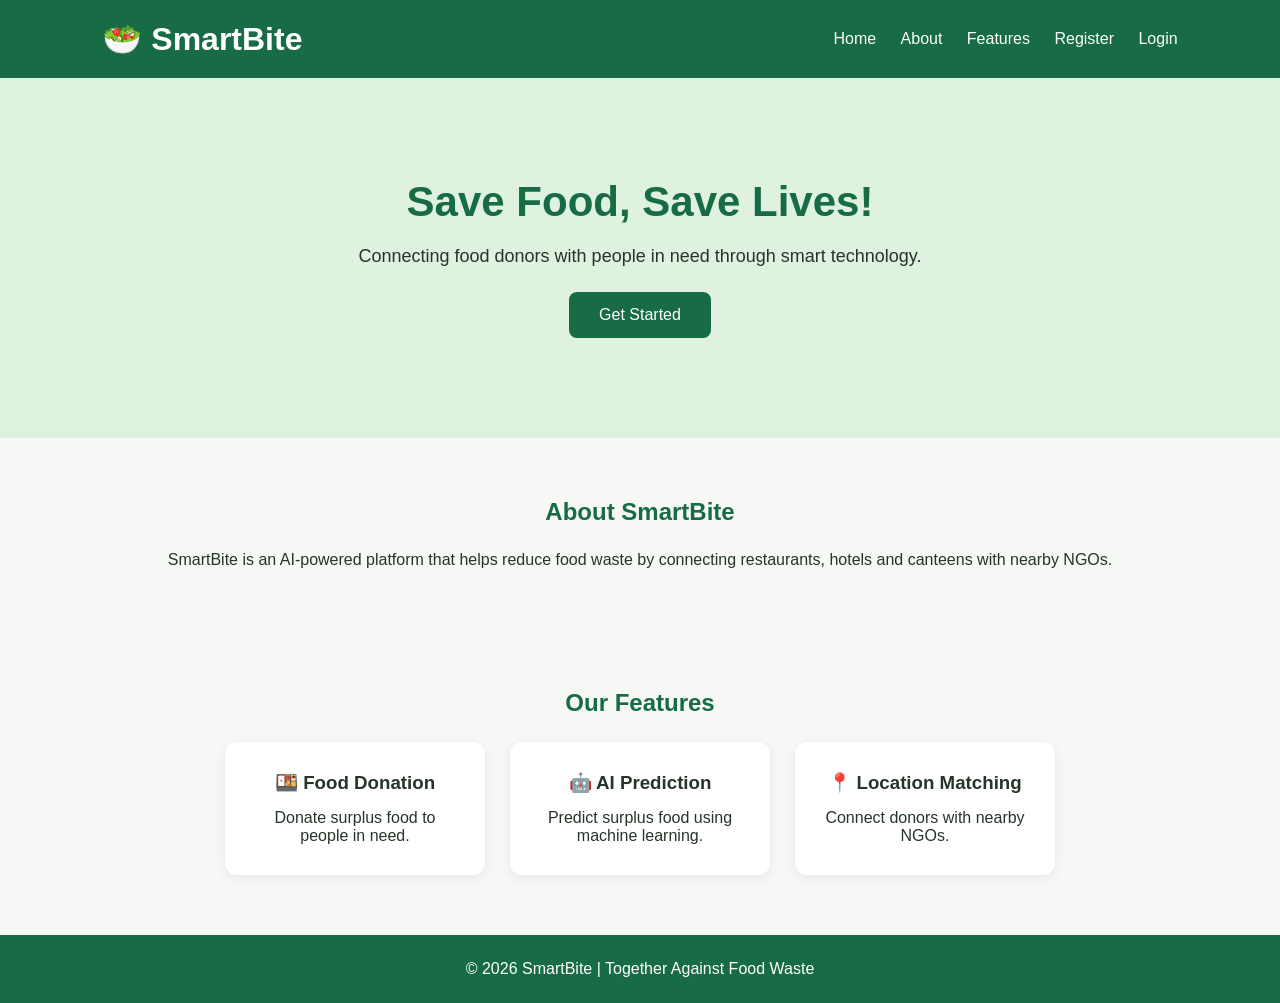
<file: froentend/index.html>
<!DOCTYPE html>
<html lang="en">
<head>
    <meta charset="UTF-8">
    <meta name="viewport" content="width=device-width, initial-scale=1.0">
    <title>SmartBite - Reduce Food Waste</title>
    <link rel="stylesheet" href="style.css">
</head>
<body>

    <header>
        <h1>🥗 SmartBite</h1>
       <nav>
    <a href="#home">Home</a>
    <a href="#about">About</a>
    <a href="#features">Features</a>
    <a href="register.html">Register</a>
    <a href="login.html">Login</a>
</nav>
    </header>

    <section class="hero" id="home">
        <h2>Save Food, Save Lives!</h2>
        <p>
            Connecting food donors with people in need
            through smart technology.
        </p>
        <button onclick="showMessage()">
            Get Started
        </button>
    </section>

    <section id="about">
        <h2>About SmartBite</h2>
        <p>
            SmartBite is an AI-powered platform that helps
            reduce food waste by connecting restaurants,
            hotels and canteens with nearby NGOs.
        </p>
    </section>

    <section id="features">
        <h2>Our Features</h2>

        <div class="cards">
            <div class="card">
                <h3>🍱 Food Donation</h3>
                <p>Donate surplus food to people in need.</p>
            </div>

            <div class="card">
                <h3>🤖 AI Prediction</h3>
                <p>Predict surplus food using machine learning.</p>
            </div>

            <div class="card">
                <h3>📍 Location Matching</h3>
                <p>Connect donors with nearby NGOs.</p>
            </div>
        </div>
    </section>

    <footer id="contact">
        <p>© 2026 SmartBite | Together Against Food Waste</p>
    </footer>

    <script src="script.js"></script>
</body>
</html>
</file>
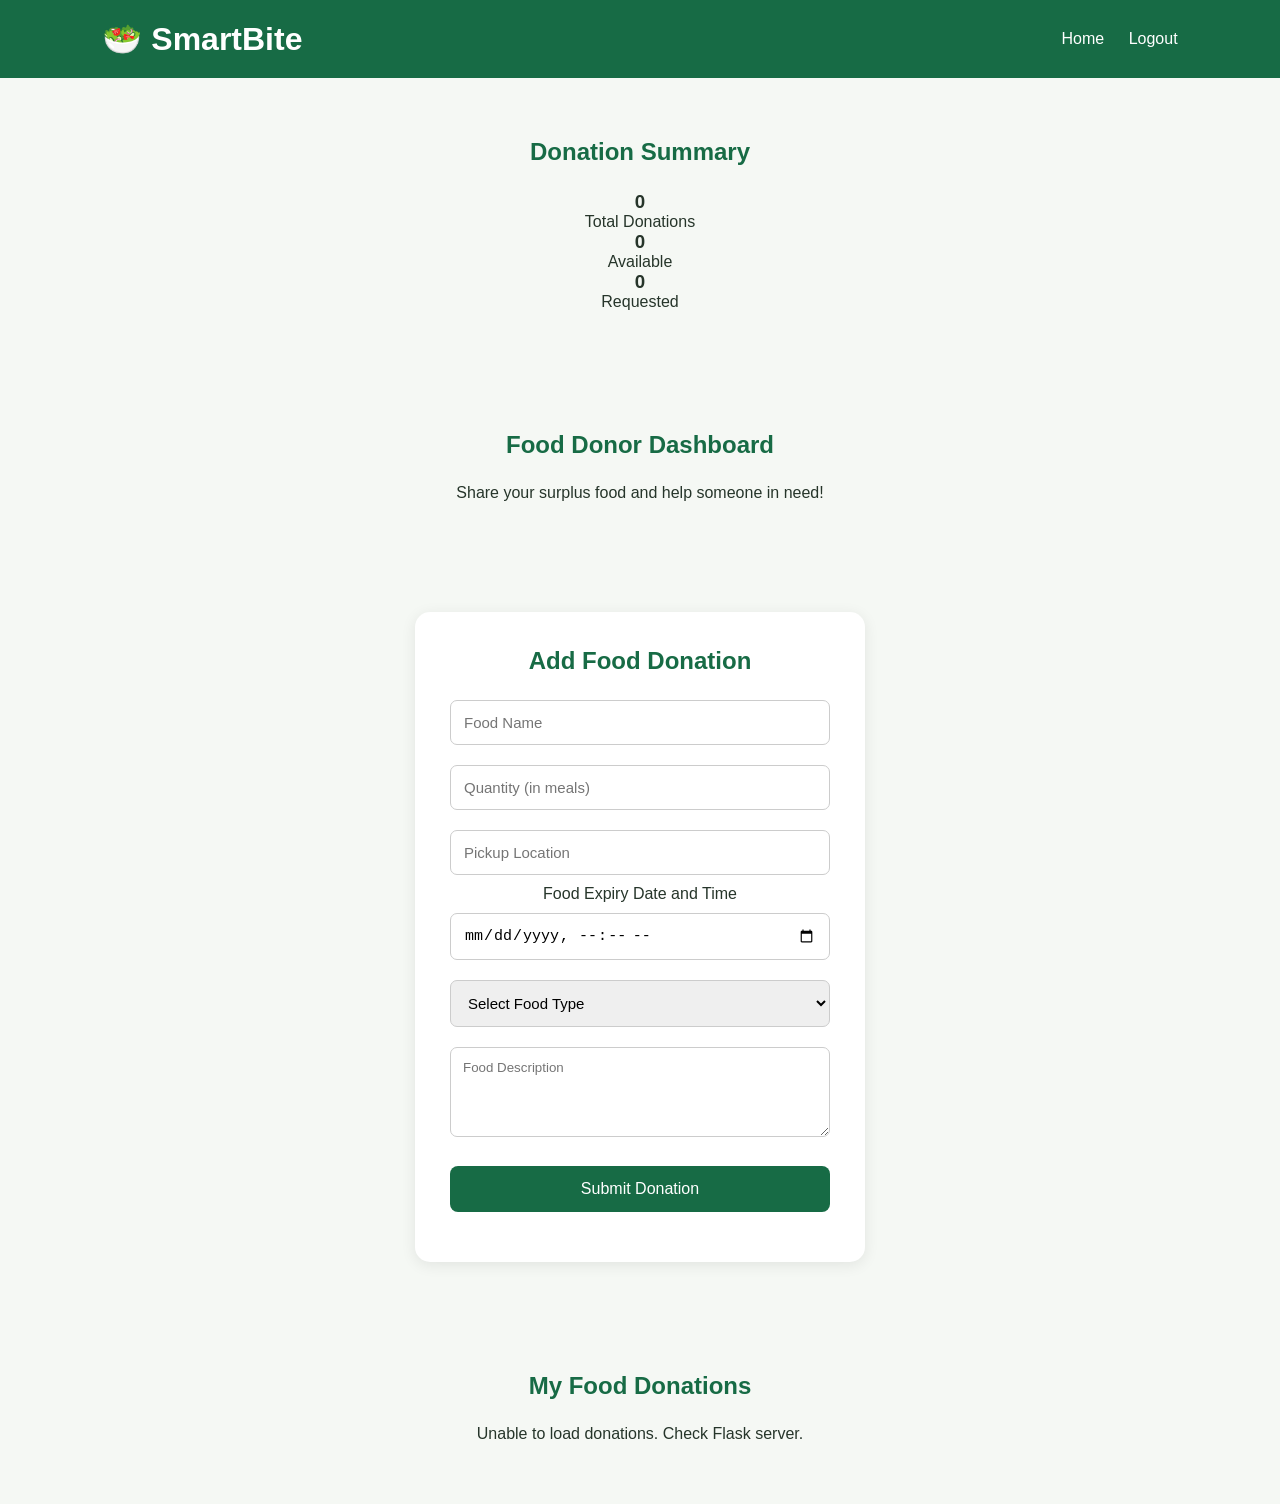
<file: froentend/donor.html>
<!DOCTYPE html>
<html lang="en">
<head>
    <meta charset="UTF-8">
    <meta name="viewport" content="width=device-width, initial-scale=1.0">
    <title>SmartBite - Donor Dashboard</title>
    <link rel="stylesheet" href="style.css">
</head>
<body>

<header>
    <h1>🥗 SmartBite</h1>
    <nav>
        <a href="index.html">Home</a>
        <a href="login.html">Logout</a>
    </nav>
</header>
<section>
    <h2>Donation Summary</h2>

    <div class="summary-container">

        <div class="summary-card">
            <h3 id="totalDonations">0</h3>
            <p>Total Donations</p>
        </div>

        <div class="summary-card">
            <h3 id="availableDonations">0</h3>
            <p>Available</p>
        </div>

        <div class="summary-card">
            <h3 id="requestedDonations">0</h3>
            <p>Requested</p>
        </div>

    </div>
</section>
<section>
    <h2>Food Donor Dashboard</h2>
    <p>Share your surplus food and help someone in need!</p>
</section>

<section class="auth-container">
    <h2>Add Food Donation</h2>

    <form id="donationForm">

        <input type="text" id="foodName"
        placeholder="Food Name" required>

        <input type="number" id="quantity"
        placeholder="Quantity (in meals)" min="1" required>

        <input type="text" id="location"
        placeholder="Pickup Location" required>

        <label for="expiry">Food Expiry Date and Time</label>
        <input type="datetime-local" id="expiry" required>

        <select id="foodType" required>
            <option value="">Select Food Type</option>
            <option value="Veg">Vegetarian</option>
            <option value="Non-Veg">Non-Vegetarian</option>
        </select>

        <textarea id="description"
        placeholder="Food Description"></textarea>

        <button type="submit">Submit Donation</button>

    </form>

    <p id="donationMessage"></p>
</section>

<section>
    <h2>My Food Donations</h2>
    <div id="donationList">
        <p>No donations added yet.</p>
    </div>
</section>

<script src="script.js"></script>

</body>
</html>
</file>
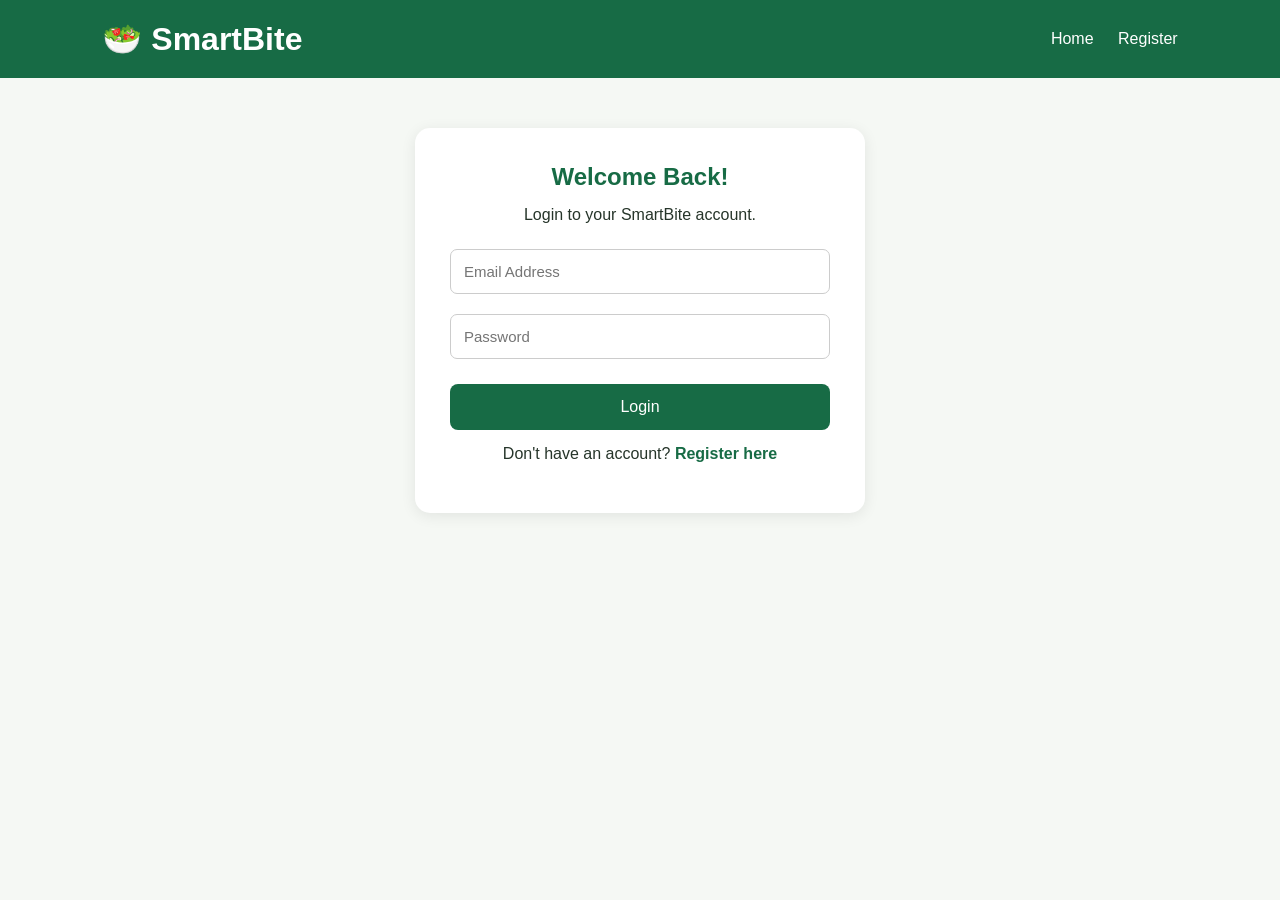
<file: froentend/login.html>
<!DOCTYPE html>
<html lang="en">
<head>
    <meta charset="UTF-8">
    <meta name="viewport" content="width=device-width, initial-scale=1.0">
    <title>SmartBite - Login</title>
    <link rel="stylesheet" href="style.css">
</head>
<body>

    <header>
        <h1>🥗 SmartBite</h1>
        <nav>
            <a href="index.html">Home</a>
            <a href="register.html">Register</a>
        </nav>
    </header>

    <section class="auth-container">
        <h2>Welcome Back!</h2>
        <p>Login to your SmartBite account.</p>

        <form id="loginForm">

            <input type="email" id="loginEmail"
                   placeholder="Email Address" required>

            <input type="password" id="loginPassword"
                   placeholder="Password" required>

            <button type="submit">Login</button>

        </form>

        <p>Don't have an account?
            <a href="register.html">Register here</a>
        </p>

        <p id="loginMessage"></p>
    </section>

    <script src="script.js"></script>

</body>
</html>
</file>
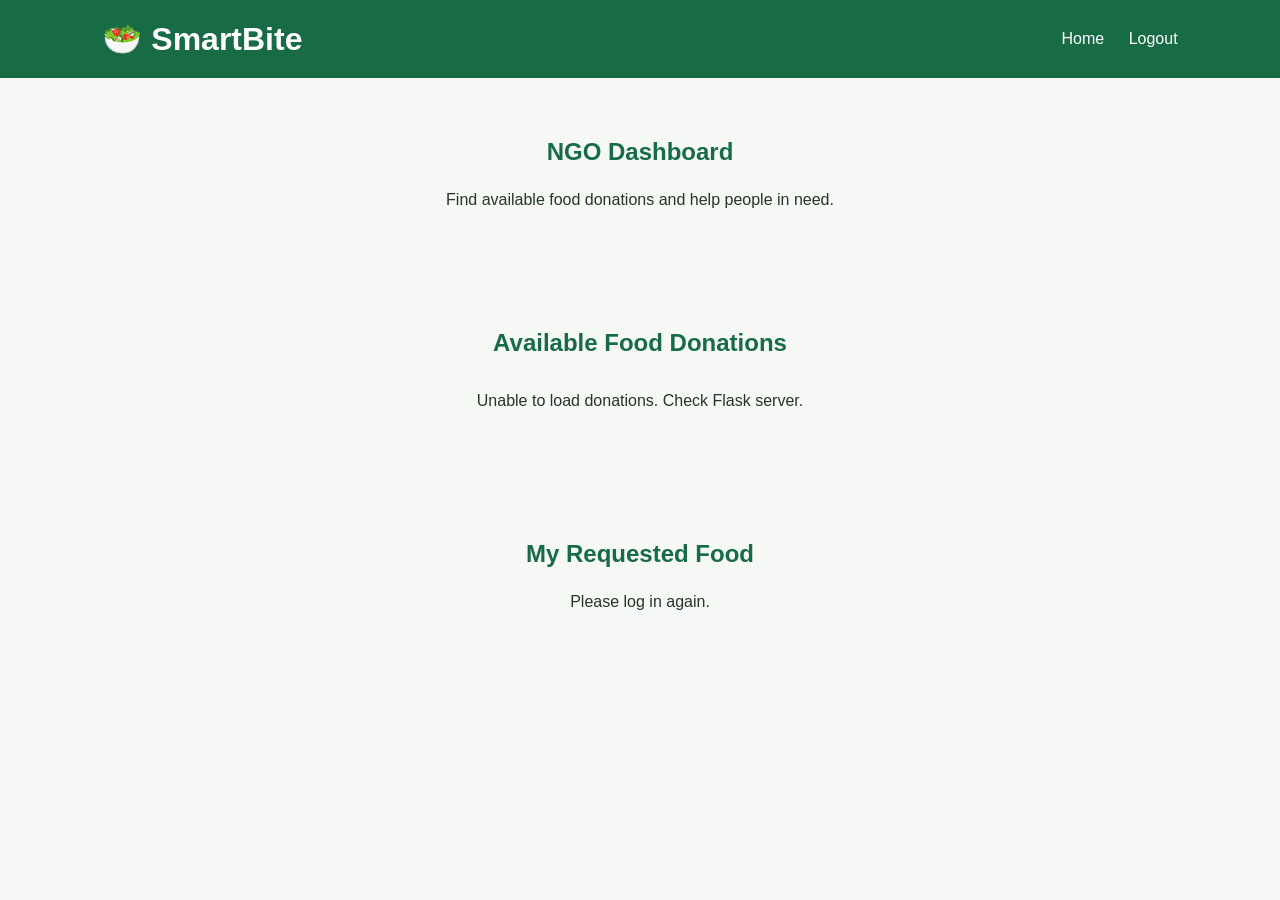
<file: froentend/ngo.html>
<!DOCTYPE html>
<html lang="en">
<head>
    <meta charset="UTF-8">
    <meta name="viewport" content="width=device-width, initial-scale=1.0">
    <title>SmartBite - NGO Dashboard</title>
    <link rel="stylesheet" href="style.css">
</head>
<body>

<header>
    <h1>🥗 SmartBite</h1>
    <nav>
        <a href="index.html">Home</a>
        <a href="login.html">Logout</a>
    </nav>
</header>

<section>
    <h2>NGO Dashboard</h2>
    <p>Find available food donations and help people in need.</p>
</section>

<section>
    <h2>Available Food Donations</h2>

    <div id="ngoDonationList">
        <p>Loading donations...</p>
    </div>
</section>

<!-- My Requested Food -->
<section>
    <h2>My Requested Food</h2>

    <div id="ngoRequestedList">
        <p>Loading requested food...</p>
    </div>
</section>

<script src="script.js"></script>

</body>
</html>
</file>
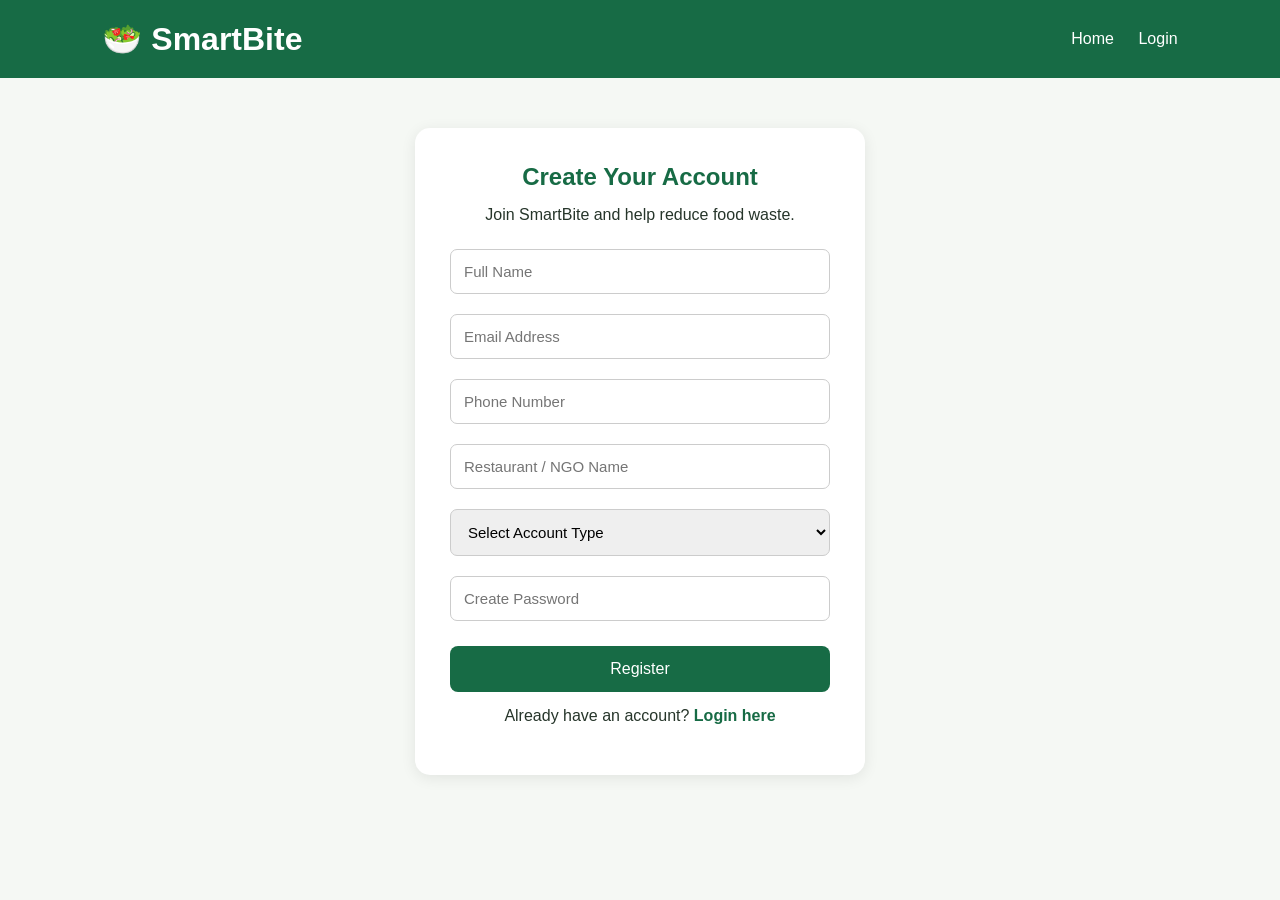
<file: froentend/register.html>
<!DOCTYPE html>
<html lang="en">
<head>
    <meta charset="UTF-8">
    <meta name="viewport" content="width=device-width, initial-scale=1.0">
    <title>SmartBite - Register</title>
    <link rel="stylesheet" href="style.css">
</head>
<body>

    <header>
        <h1>🥗 SmartBite</h1>
        <nav>
            <a href="index.html">Home</a>
            <a href="login.html">Login</a>
        </nav>
    </header>

    <section class="auth-container">
        <h2>Create Your Account</h2>
        <p>Join SmartBite and help reduce food waste.</p>

        <form id="registerForm">

            <input type="text" id="name"
                   placeholder="Full Name" required>

            <input type="email" id="email"
                   placeholder="Email Address" required>

            <input type="tel" id="phone"
                   placeholder="Phone Number" required>

            <input type="text" id="organization"
                   placeholder="Restaurant / NGO Name" required>

            <select id="role" required>
                <option value="">Select Account Type</option>
                <option value="donor">Food Donor</option>
                <option value="ngo">NGO</option>
            </select>

            <input type="password" id="password"
                   placeholder="Create Password" minlength="6" required>

            <button type="submit">Register</button>

        </form>

        <p>Already have an account?
            <a href="login.html">Login here</a>
        </p>

        <p id="message"></p>
    </section>

    <script src="script.js"></script>

</body>
</html>
</file>
<file: froentend/style.css>
* {
    margin: 0;
    padding: 0;
    box-sizing: border-box;
}

body {
    font-family: Arial, sans-serif;
    background: #f5f8f4;
    color: #26352a;
}

header {
    background: #176b45;
    color: white;
    padding: 20px 8%;
    display: flex;
    justify-content: space-between;
    align-items: center;
    flex-wrap: wrap;
}

nav a {
    color: white;
    text-decoration: none;
    margin-left: 20px;
}

.hero {
    background: #dff1df;
    text-align: center;
    padding: 100px 20px;
}

.hero h2 {
    font-size: 42px;
    color: #176b45;
    margin-bottom: 20px;
}

.hero p {
    font-size: 18px;
    margin-bottom: 25px;
}

button {
    background: #176b45;
    color: white;
    border: none;
    padding: 14px 30px;
    border-radius: 8px;
    cursor: pointer;
    font-size: 16px;
}

button:hover {
    background: #104b30;
}

section {
    padding: 60px 8%;
    text-align: center;
}

section h2 {
    margin-bottom: 25px;
    color: #176b45;
}

.cards {
    display: flex;
    justify-content: center;
    gap: 25px;
    flex-wrap: wrap;
}

.card {
    background: white;
    padding: 30px;
    border-radius: 12px;
    width: 260px;
    box-shadow: 0 3px 12px #00000012;
}

.card h3 {
    margin-bottom: 15px;
}

footer {
    background: #176b45;
    color: white;
    padding: 25px;
    text-align: center;
}

.auth-container {
    background: white;
    max-width: 450px;
    margin: 50px auto;
    padding: 35px;
    border-radius: 15px;
    box-shadow: 0 3px 15px #00000015;
}

.auth-container h2 {
    text-align: center;
    margin-bottom: 15px;
}

.auth-container p {
    text-align: center;
    margin: 15px 0;
}

.auth-container input,
.auth-container select {
    width: 100%;
    padding: 13px;
    margin: 10px 0;
    border: 1px solid #ccc;
    border-radius: 7px;
    font-size: 15px;
}

.auth-container button {
    width: 100%;
    margin-top: 15px;
}

.auth-container a {
    color: #176b45;
    text-decoration: none;
    font-weight: bold;
}

#donationForm textarea {
    width: 100%;
    min-height: 90px;
    padding: 12px;
    margin: 10px 0;
    border: 1px solid #ccc;
    border-radius: 7px;
    font-family: Arial, sans-serif;
}

#donationList {
    max-width: 600px;
    margin: auto;
}

.donation-card {
    background: white;
    padding: 20px;
    margin: 15px auto;
    border-radius: 12px;
    box-shadow: 0 3px 12px #00000012;
    text-align: left;
}

.donation-card h3 {
    color: #176b45;
    margin-bottom: 10px;
}

.donation-card p {
    margin: 8px 0;
}

#ngoDonationList {
    max-width: 750px;
    margin: auto;
    padding: 10px;
}

.ngo-card {
    background: white;
    padding: 22px;
    margin: 18px auto;
    border-radius: 12px;
    box-shadow: 0 3px 12px #00000012;
    text-align: left;
}

.ngo-card h3 {
    color: #176b45;
    margin-bottom: 12px;
}

.ngo-card p {
    margin: 9px 0;
}

.ngo-card button {
    margin-top: 12px;
}
</file>
